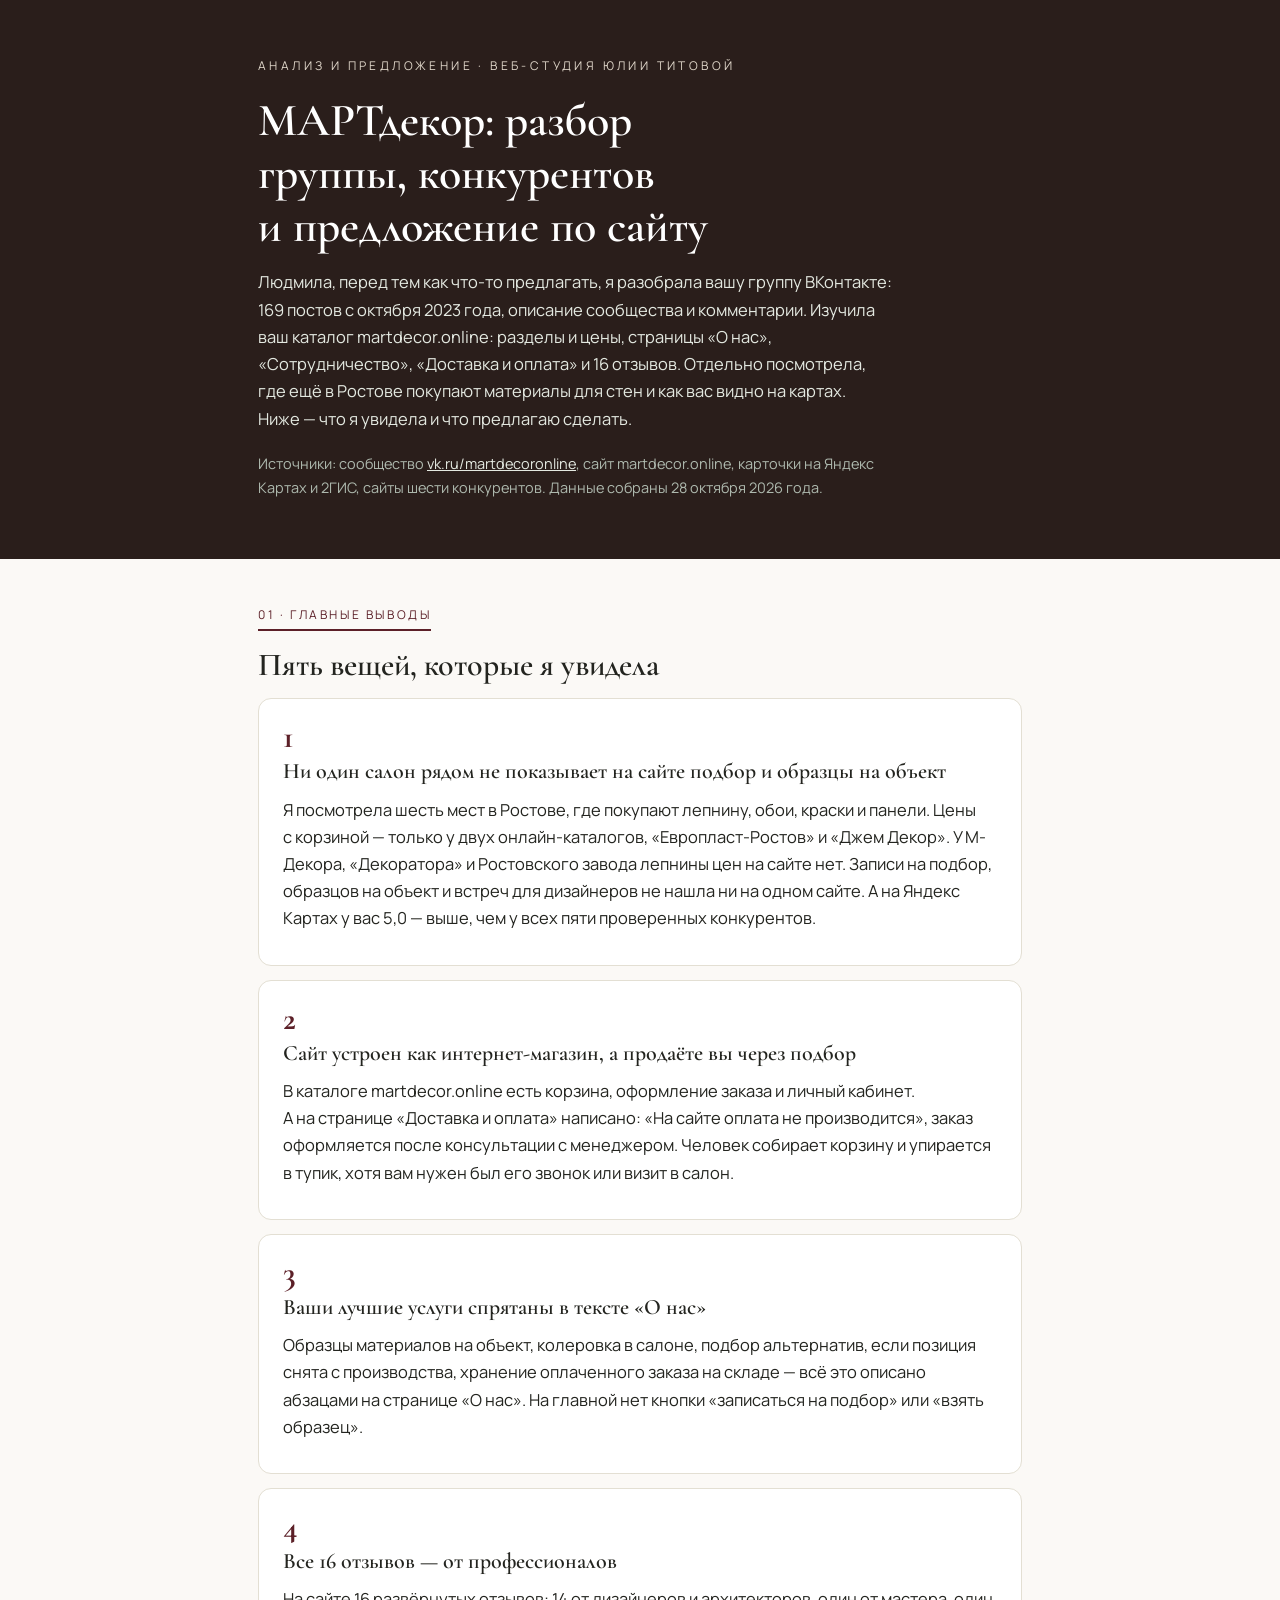
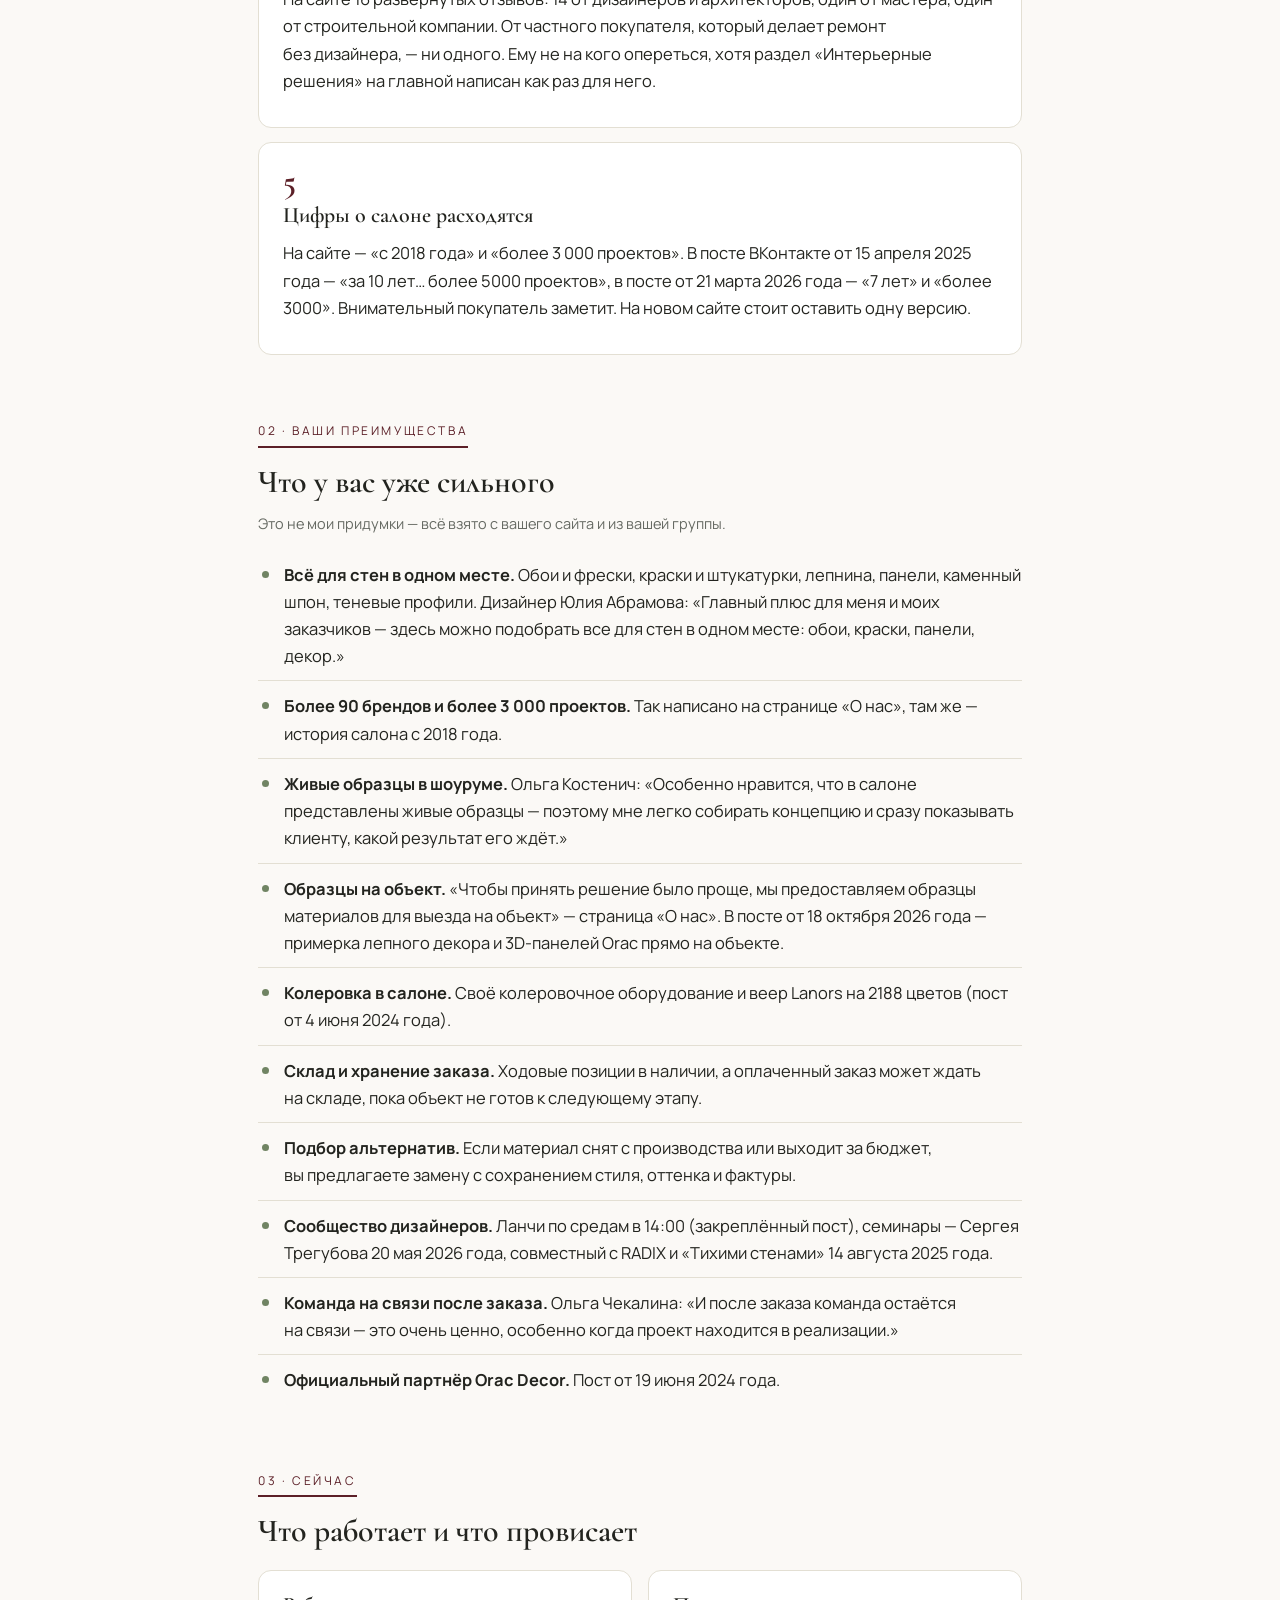
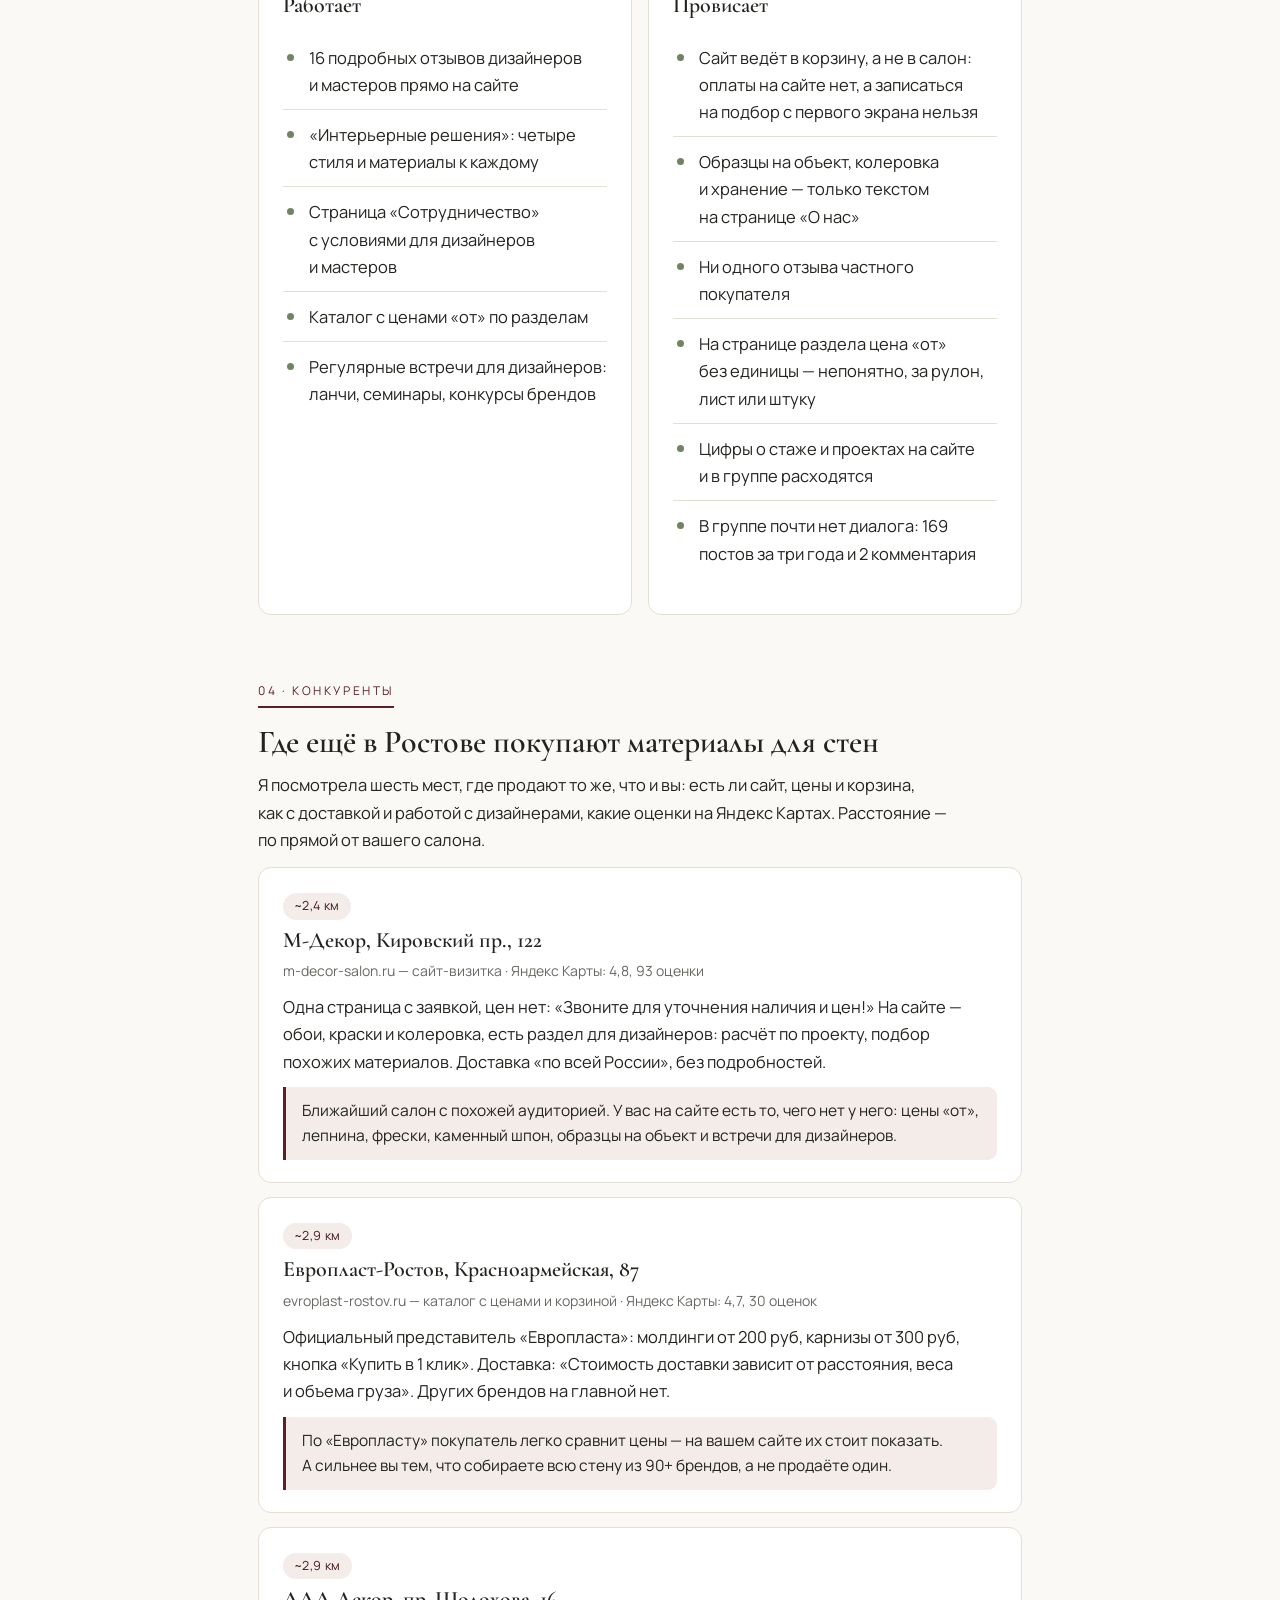
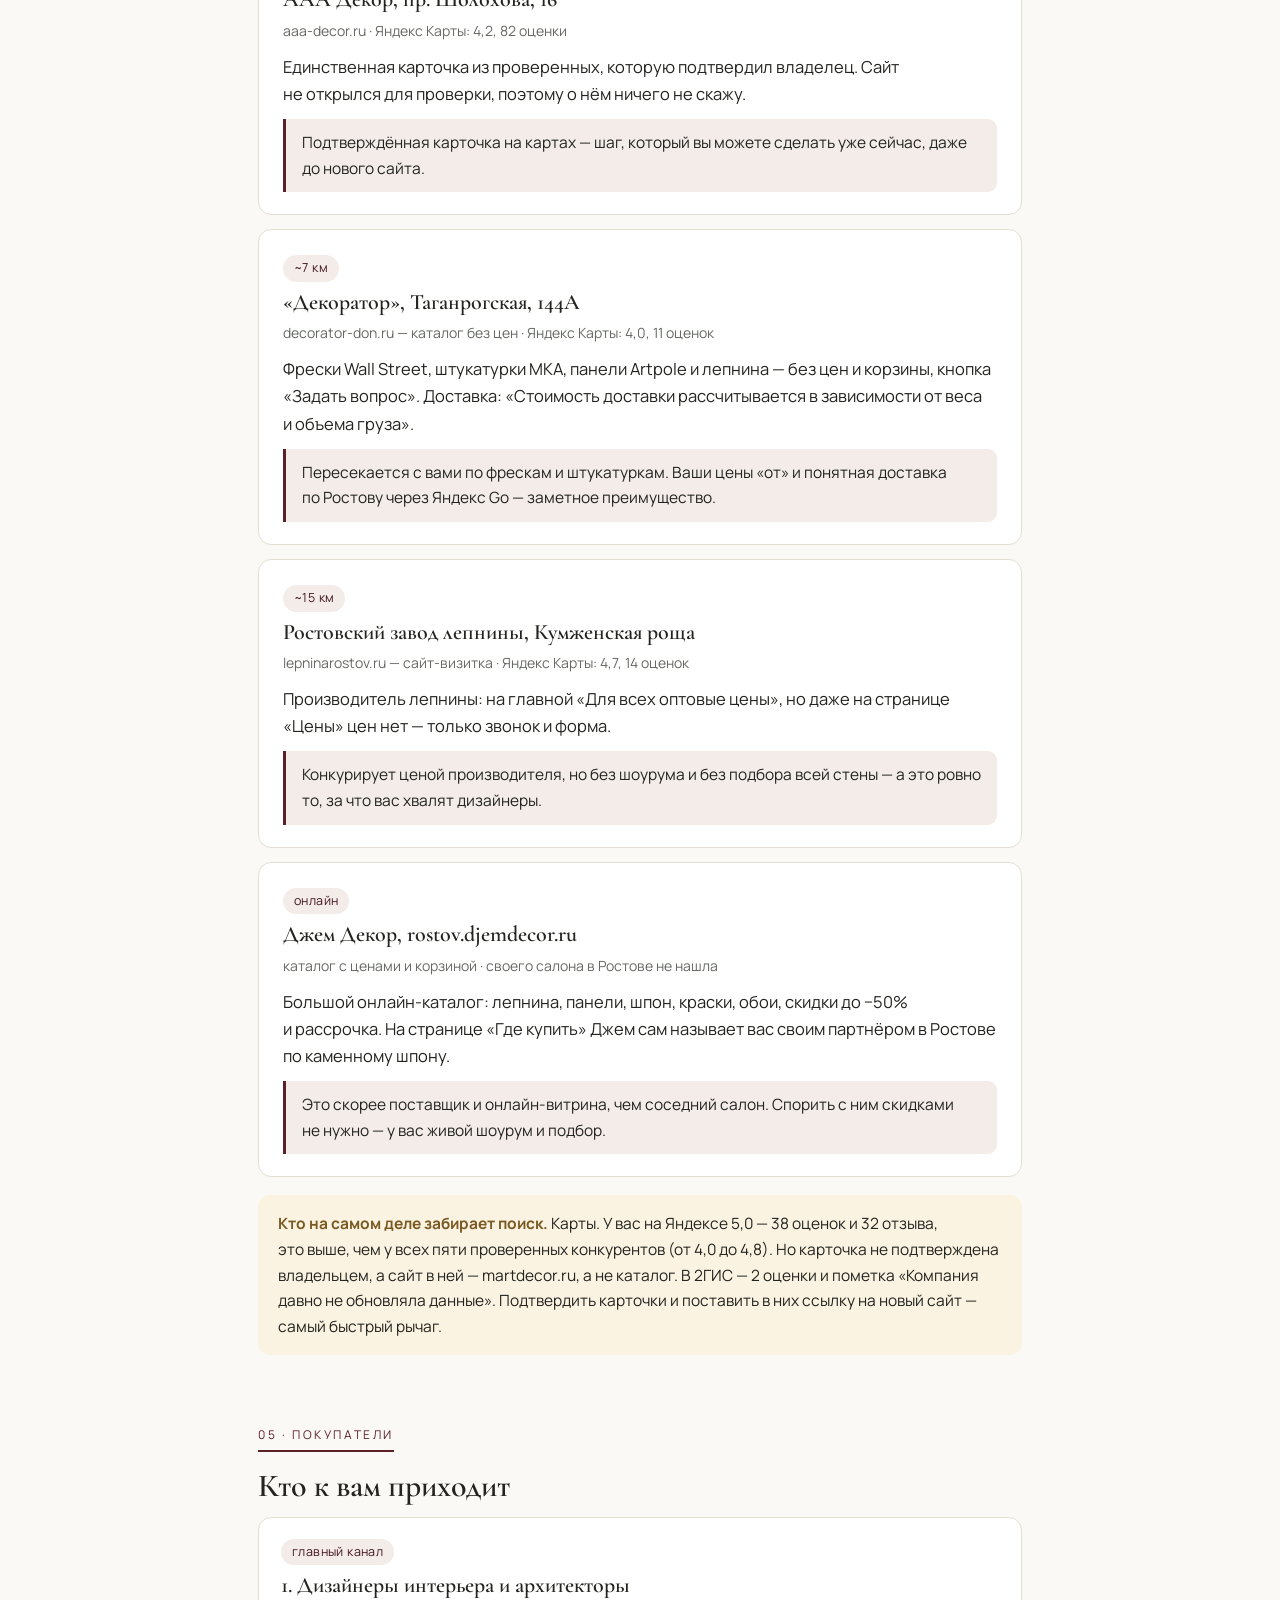
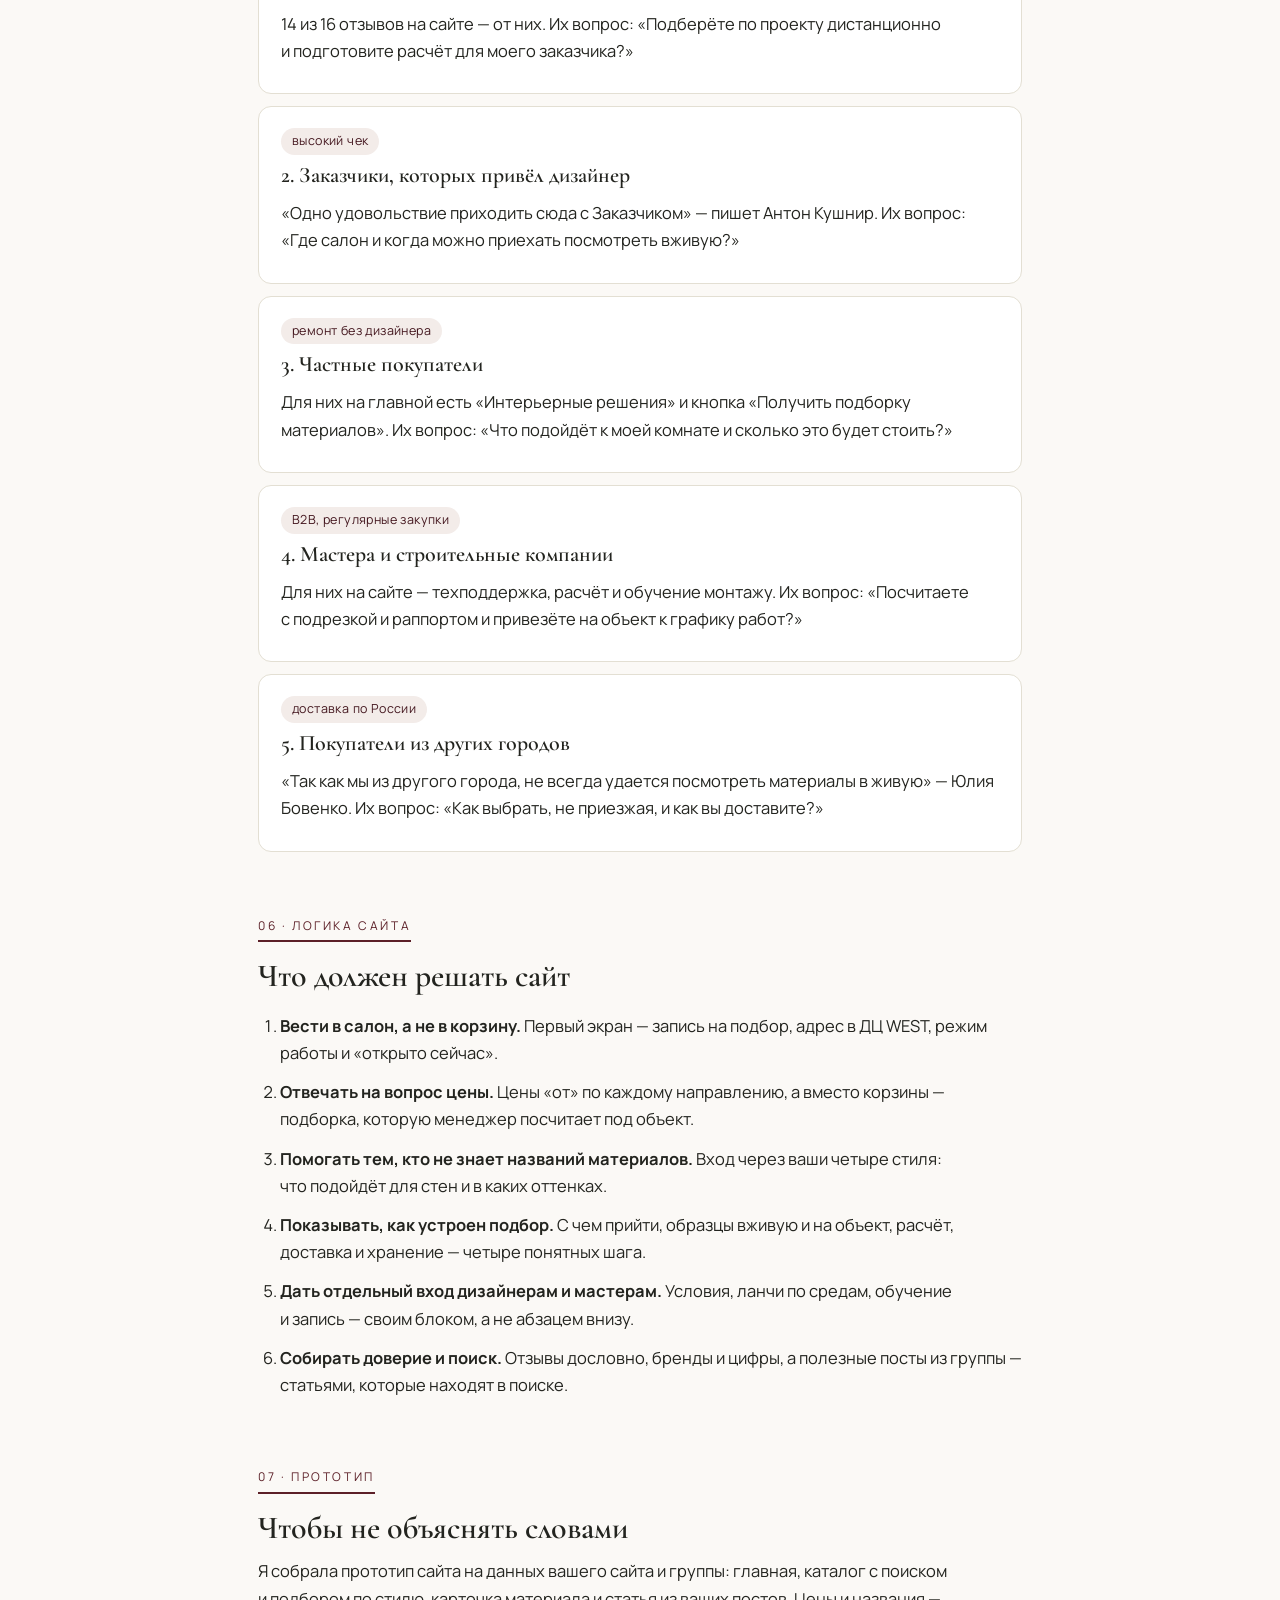
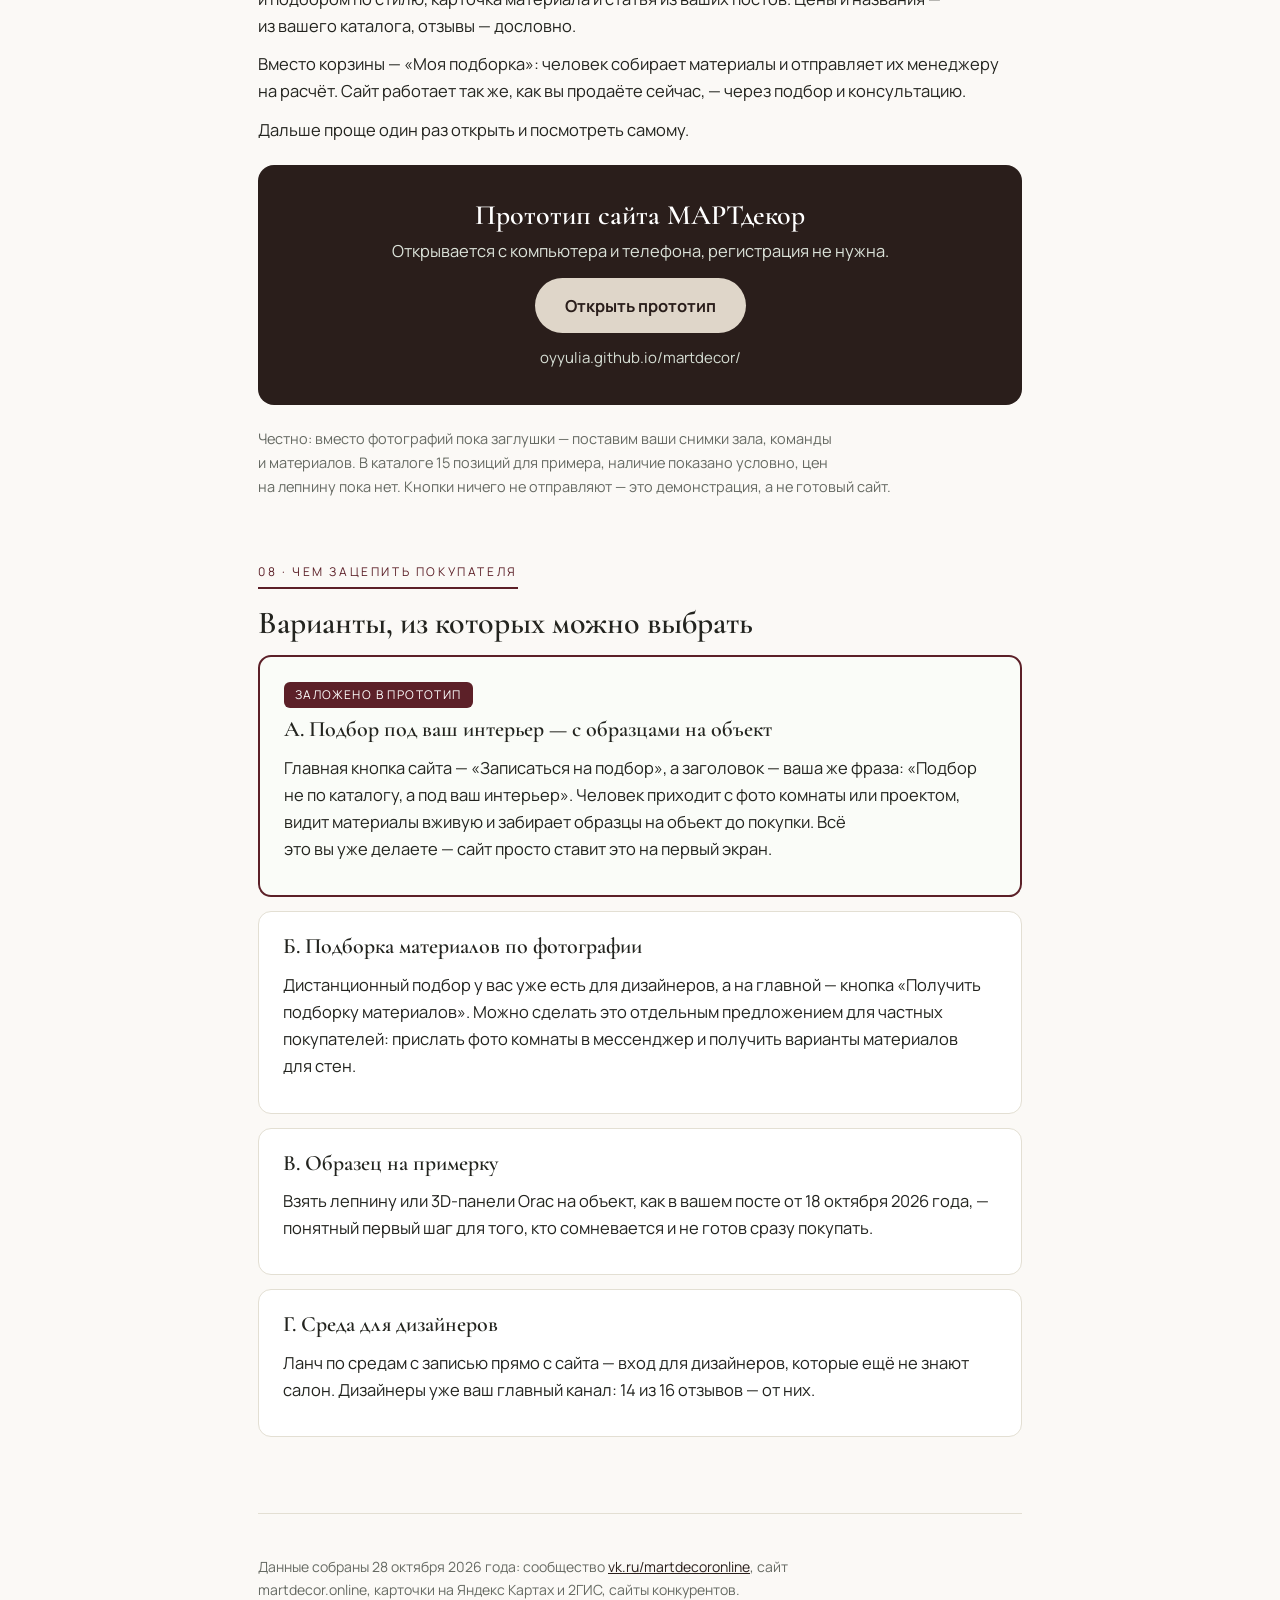
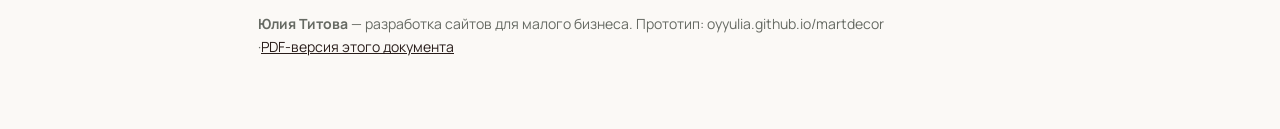
<file: kp/index.html>
<!doctype html>
<html lang="ru">
<head>
<meta charset="utf-8">
<meta name="viewport" content="width=device-width, initial-scale=1">
<meta name="robots" content="noindex, nofollow">
<title>МАРТдекор&nbsp;— анализ и&nbsp;предложение по&nbsp;сайту</title>
<link rel="preconnect" href="https://fonts.googleapis.com">
<link rel="preconnect" href="https://fonts.gstatic.com" crossorigin>
<link href="https://fonts.googleapis.com/css2?family=Cormorant+Garamond:wght@500;600;700&family=Manrope:wght@400;500;600;700&display=swap" rel="stylesheet">
<style>
/* Роли цветов постоянные, значения — под клиента: акцент из логотипа или обложки группы */
:root{
  --sage:#5C2028; --sage-dark:#2A1E1B; --sage-ink:#451820; --gold:#708463; --mint:#DFD6C9;
  --bg:#FBF9F6; --paper:#fff; --ink:#23241F; --muted:#666A63; --line:#E3DFD3; --tint:#F3ECE9; --warn:#FBF3E2;
}
*{box-sizing:border-box}
body{margin:0;background:var(--bg);color:var(--ink);font:16.5px/1.65 Manrope,system-ui,sans-serif}
.wrap{max-width:820px;margin:0 auto;padding:0 28px}
h1,h2,h3{font-family:'Cormorant Garamond',Georgia,serif;font-weight:600;line-height:1.15;margin:0}
h1{font-size:46px;margin-bottom:16px}
h2{font-size:32px;margin:0 0 6px}
h3{font-size:22px;margin:0 0 6px}
p{margin:11px 0}
.sub{color:var(--muted);font-size:14.5px}
p.sub{max-width:72ch}
header{background:var(--sage-dark);color:#fff;padding:56px 0 48px}
header .eyebrow{letter-spacing:3.4px;text-transform:uppercase;font-size:12px;color:var(--mint);margin-bottom:18px}
header h1{color:#fff;max-width:24ch}
header p{color:#E4E9E1;max-width:64ch}
header .sub{color:#AEB9AE;margin-top:20px}
header a{color:#E4E9E1}
section{padding:46px 0 6px}
.sec-num{display:block;width:max-content;font-size:12px;letter-spacing:2.6px;text-transform:uppercase;color:var(--sage);border-bottom:2px solid var(--sage);padding-bottom:5px;margin-bottom:16px}
.card{background:var(--paper);border:1px solid var(--line);border-radius:13px;padding:22px 24px;margin:14px 0}
.card .n{font-family:'Cormorant Garamond',serif;font-size:32px;font-weight:700;color:var(--sage);line-height:1;margin-bottom:6px}
.grid.two{display:grid;grid-template-columns:1fr 1fr;gap:16px}
@media(max-width:760px){.grid.two{grid-template-columns:1fr} h1{font-size:36px}}
.adv{list-style:none;padding:0;margin:14px 0}
.adv li{padding:11px 0 11px 26px;border-bottom:1px solid var(--line);position:relative}
.adv li:before{content:"";position:absolute;left:4px;top:21px;width:7px;height:7px;border-radius:50%;background:var(--gold)}
.adv li:last-child{border:0}
.why{background:var(--tint);border-left:3px solid var(--sage);border-radius:0 9px 9px 0;padding:11px 16px;margin-top:12px;font-size:15.5px}
.seg{background:var(--paper);border:1px solid var(--line);border-radius:13px;padding:18px 22px;margin:12px 0}
.tag{display:inline-block;background:var(--tint);color:var(--sage-ink);font-size:12.5px;letter-spacing:.4px;padding:3px 11px;border-radius:999px;margin-bottom:8px}
.src{color:var(--muted);font-size:14px;margin-top:2px}
.note{background:var(--warn);border-radius:12px;padding:16px 20px;margin:18px 0;font-size:15.5px}
.note strong{color:#7A5A22}
ol.tasks{padding-left:22px}
ol.tasks li{margin:12px 0}
.cta{background:var(--sage-dark);color:#fff;border-radius:16px;padding:34px;text-align:center;margin:22px 0}
.cta h3{color:#fff;font-size:28px}
.cta a.btn{display:inline-block;background:var(--mint);color:var(--sage-dark);padding:14px 30px;border-radius:999px;text-decoration:none;font-weight:700;margin-top:14px}
.cta .url{display:block;margin-top:13px;color:#D6DED4;font-size:15px;word-break:break-all}
.cta p{color:#DCE3DA;max-width:56ch;margin:0 auto}
.offer{background:var(--paper);border:1px solid var(--line);border-radius:13px;padding:22px 24px;margin:14px 0}
.offer-main{border:2px solid var(--sage);background:#FAFCF8}
.badge{display:inline-block;background:var(--sage);color:#fff;font-size:12px;letter-spacing:1.4px;text-transform:uppercase;padding:3px 11px;border-radius:6px;margin-bottom:9px}
blockquote{margin:14px 0;padding:14px 20px;background:var(--paper);border-left:3px solid var(--gold);border-radius:0 9px 9px 0;font-style:italic;color:#353B36}
footer{margin-top:56px;padding:30px 0 60px;border-top:1px solid var(--line);color:var(--muted);font-size:14px}
footer p{max-width:70ch}
footer a{color:var(--sage-dark)}
@media print{
  .pb{break-before:page}

  body{background:#fff;font-size:11.5pt}
  .wrap{max-width:100%;padding:0 14mm}
  header{padding:16mm 0 11mm;-webkit-print-color-adjust:exact;print-color-adjust:exact}
  section{padding:7mm 0 0}
  h2{margin-top:2mm}
  .adv li{padding:7px 0 7px 24px}
  p{margin:8px 0}
  .card,.seg,.offer,.cta,.note,.why,blockquote{page-break-inside:avoid;break-inside:avoid;-webkit-print-color-adjust:exact;print-color-adjust:exact}
  h2,h3,.sec-num{page-break-after:avoid;break-after:avoid}
  .card,.seg,.offer{padding:16px 20px;margin:10px 0}
  .why{margin-top:9px;padding:9px 14px}
  .cta{padding:24px;margin:16px 0}
  footer{margin-top:28px;padding:18px 0 20px}
  h1{font-size:28pt}h2{font-size:20pt}h3{font-size:14pt}
  a{color:inherit;text-decoration:none}
  @page{margin:0}
}
</style>
</head>
<body>

<header>
  <div class="wrap">
    <div class="eyebrow">Анализ и&nbsp;предложение · веб-студия Юлии Титовой</div>
    <h1>МАРТдекор: разбор группы, конкурентов и&nbsp;предложение по&nbsp;сайту</h1>
    <p>Людмила, перед&nbsp;тем&nbsp;как&nbsp;что-то предлагать, я&nbsp;разобрала вашу группу ВКонтакте: 169 постов с&nbsp;октября 2023 года, описание сообщества и&nbsp;комментарии. Изучила ваш&nbsp;каталог martdecor.online: разделы и&nbsp;цены, страницы «О&nbsp;нас», «Сотрудничество», «Доставка и&nbsp;оплата» и&nbsp;16 отзывов. Отдельно посмотрела, где&nbsp;ещё&nbsp;в&nbsp;Ростове покупают материалы для&nbsp;стен и&nbsp;как&nbsp;вас видно на&nbsp;картах. Ниже&nbsp;— что&nbsp;я&nbsp;увидела и&nbsp;что&nbsp;предлагаю сделать.</p>
    <p class="sub">Источники: сообщество <a href="https://vk.ru/martdecoronline">vk.ru/martdecoronline</a>, сайт martdecor.online, карточки на&nbsp;Яндекс Картах и&nbsp;2ГИС, сайты шести конкурентов. Данные собраны 28 октября 2026 года.</p>
  </div>
</header>

<div class="wrap">

<section>
  <span class="sec-num">01 · Главные выводы</span>
  <h2>Пять вещей, которые я&nbsp;увидела</h2>
  <div class="card">
    <div class="n">1</div>
    <h3>Ни&nbsp;один салон рядом не&nbsp;показывает на&nbsp;сайте подбор и&nbsp;образцы на&nbsp;объект</h3>
    <p>Я&nbsp;посмотрела шесть мест в&nbsp;Ростове, где&nbsp;покупают лепнину, обои, краски и&nbsp;панели. Цены с&nbsp;корзиной&nbsp;— только у&nbsp;двух онлайн-каталогов, «Европласт-Ростов» и&nbsp;«Джем Декор». У&nbsp;М-Декора, «Декоратора» и&nbsp;Ростовского завода лепнины цен на&nbsp;сайте нет.&nbsp;Записи на&nbsp;подбор, образцов на&nbsp;объект и&nbsp;встреч для&nbsp;дизайнеров не&nbsp;нашла ни&nbsp;на&nbsp;одном сайте. А&nbsp;на&nbsp;Яндекс Картах у&nbsp;вас 5,0&nbsp;— выше, чем&nbsp;у&nbsp;всех пяти проверенных конкурентов.</p>
  </div>
  <div class="card">
    <div class="n">2</div>
    <h3>Сайт устроен как&nbsp;интернет-магазин, а&nbsp;продаёте вы&nbsp;через&nbsp;подбор</h3>
    <p>В&nbsp;каталоге martdecor.online есть корзина, оформление заказа и&nbsp;личный кабинет. А&nbsp;на&nbsp;странице «Доставка и&nbsp;оплата» написано: «На&nbsp;сайте оплата не&nbsp;производится», заказ оформляется после&nbsp;консультации с&nbsp;менеджером. Человек собирает корзину и&nbsp;упирается в&nbsp;тупик, хотя вам нужен был его&nbsp;звонок или&nbsp;визит в&nbsp;салон.</p>
  </div>
  <div class="card">
    <div class="n">3</div>
    <h3>Ваши лучшие услуги спрятаны в&nbsp;тексте «О&nbsp;нас»</h3>
    <p>Образцы материалов на&nbsp;объект, колеровка в&nbsp;салоне, подбор альтернатив, если&nbsp;позиция снята с&nbsp;производства, хранение оплаченного заказа на&nbsp;складе&nbsp;— всё это&nbsp;описано абзацами на&nbsp;странице «О&nbsp;нас». На&nbsp;главной нет&nbsp;кнопки «записаться на&nbsp;подбор» или&nbsp;«взять образец».</p>
  </div>
  <div class="card">
    <div class="n">4</div>
    <h3>Все&nbsp;16 отзывов&nbsp;— от&nbsp;профессионалов</h3>
    <p>На&nbsp;сайте 16 развёрнутых отзывов: 14 от&nbsp;дизайнеров и&nbsp;архитекторов, один от&nbsp;мастера, один от&nbsp;строительной компании. От&nbsp;частного покупателя, который делает ремонт без&nbsp;дизайнера,&nbsp;— ни&nbsp;одного. Ему не&nbsp;на&nbsp;кого опереться, хотя раздел «Интерьерные решения» на&nbsp;главной написан как&nbsp;раз для&nbsp;него.</p>
  </div>
  <div class="card">
    <div class="n">5</div>
    <h3>Цифры о&nbsp;салоне расходятся</h3>
    <p>На&nbsp;сайте&nbsp;— «с&nbsp;2018 года» и&nbsp;«более 3&nbsp;000 проектов». В&nbsp;посте ВКонтакте от&nbsp;15 апреля 2025 года&nbsp;— «за&nbsp;10 лет… более 5000 проектов», в&nbsp;посте от&nbsp;21 марта 2026 года&nbsp;— «7 лет» и&nbsp;«более 3000». Внимательный покупатель заметит. На&nbsp;новом сайте стоит оставить одну версию.</p>
  </div>
</section>

<section class="pb">
  <span class="sec-num">02 · Ваши преимущества</span>
  <h2>Что&nbsp;у&nbsp;вас уже&nbsp;сильного</h2>
  <p class="sub">Это&nbsp;не&nbsp;мои придумки&nbsp;— всё взято с&nbsp;вашего сайта и&nbsp;из&nbsp;вашей группы.</p>
  <ul class="adv">
    <li><b>Всё для&nbsp;стен в&nbsp;одном месте.</b> Обои и&nbsp;фрески, краски и&nbsp;штукатурки, лепнина, панели, каменный шпон, теневые профили. Дизайнер Юлия Абрамова: «Главный плюс для&nbsp;меня и&nbsp;моих заказчиков&nbsp;— здесь можно подобрать все&nbsp;для&nbsp;стен в&nbsp;одном месте: обои, краски, панели, декор.»</li>
    <li><b>Более 90 брендов и&nbsp;более 3&nbsp;000 проектов.</b> Так&nbsp;написано на&nbsp;странице «О&nbsp;нас», там&nbsp;же&nbsp;— история салона с&nbsp;2018 года.</li>
    <li><b>Живые образцы в&nbsp;шоуруме.</b> Ольга Костенич: «Особенно нравится, что&nbsp;в&nbsp;салоне представлены живые образцы&nbsp;— поэтому мне легко собирать концепцию и&nbsp;сразу показывать клиенту, какой результат его&nbsp;ждёт.»</li>
    <li><b>Образцы на&nbsp;объект.</b> «Чтобы&nbsp;принять решение было проще, мы&nbsp;предоставляем образцы материалов для&nbsp;выезда на&nbsp;объект»&nbsp;— страница «О&nbsp;нас». В&nbsp;посте от&nbsp;18 октября 2026 года&nbsp;— примерка лепного декора и&nbsp;3D-панелей Orac прямо на&nbsp;объекте.</li>
    <li><b>Колеровка в&nbsp;салоне.</b> Своё колеровочное оборудование и&nbsp;веер Lanors на&nbsp;2188 цветов (пост от&nbsp;4 июня 2024 года).</li>
    <li><b>Склад и&nbsp;хранение заказа.</b> Ходовые позиции в&nbsp;наличии, а&nbsp;оплаченный заказ может ждать на&nbsp;складе, пока объект не&nbsp;готов к&nbsp;следующему этапу.</li>
    <li><b>Подбор альтернатив.</b> Если&nbsp;материал снят с&nbsp;производства или&nbsp;выходит за&nbsp;бюджет, вы&nbsp;предлагаете замену с&nbsp;сохранением стиля, оттенка и&nbsp;фактуры.</li>
    <li><b>Сообщество дизайнеров.</b> Ланчи по&nbsp;средам в&nbsp;14:00 (закреплённый пост), семинары&nbsp;— Сергея Трегубова 20 мая 2026 года, совместный с&nbsp;RADIX и&nbsp;«Тихими стенами» 14 августа 2025 года.</li>
    <li><b>Команда на&nbsp;связи после&nbsp;заказа.</b> Ольга Чекалина: «И&nbsp;после&nbsp;заказа команда остаётся на&nbsp;связи&nbsp;— это&nbsp;очень ценно, особенно когда&nbsp;проект находится в&nbsp;реализации.»</li>
    <li><b>Официальный партнёр Orac Decor.</b> Пост от&nbsp;19 июня 2024 года.</li>
  </ul>
</section>

<section>
  <span class="sec-num">03 · Сейчас</span>
  <h2>Что&nbsp;работает и&nbsp;что&nbsp;провисает</h2>
  <div class="grid two">
    <div class="card">
      <h3>Работает</h3>
      <ul class="adv">
        <li>16 подробных отзывов дизайнеров и&nbsp;мастеров прямо на&nbsp;сайте</li>
        <li>«Интерьерные решения»: четыре стиля и&nbsp;материалы к&nbsp;каждому</li>
        <li>Страница «Сотрудничество» с&nbsp;условиями для&nbsp;дизайнеров и&nbsp;мастеров</li>
        <li>Каталог с&nbsp;ценами «от» по&nbsp;разделам</li>
        <li>Регулярные встречи для&nbsp;дизайнеров: ланчи, семинары, конкурсы брендов</li>
      </ul>
    </div>
    <div class="card">
      <h3>Провисает</h3>
      <ul class="adv">
        <li>Сайт ведёт в&nbsp;корзину, а&nbsp;не&nbsp;в&nbsp;салон: оплаты на&nbsp;сайте нет,&nbsp;а&nbsp;записаться на&nbsp;подбор с&nbsp;первого экрана нельзя</li>
        <li>Образцы на&nbsp;объект, колеровка и&nbsp;хранение&nbsp;— только текстом на&nbsp;странице «О&nbsp;нас»</li>
        <li>Ни&nbsp;одного отзыва частного покупателя</li>
        <li>На&nbsp;странице раздела цена «от» без&nbsp;единицы&nbsp;— непонятно, за&nbsp;рулон, лист или&nbsp;штуку</li>
        <li>Цифры о&nbsp;стаже и&nbsp;проектах на&nbsp;сайте и&nbsp;в&nbsp;группе расходятся</li>
        <li>В&nbsp;группе почти нет&nbsp;диалога: 169 постов за&nbsp;три года и&nbsp;2 комментария</li>
      </ul>
    </div>
  </div>
</section>

<section>
  <span class="sec-num">04 · Конкуренты</span>
  <h2>Где&nbsp;ещё&nbsp;в&nbsp;Ростове покупают материалы для&nbsp;стен</h2>
  <p>Я&nbsp;посмотрела шесть мест, где&nbsp;продают то&nbsp;же, что&nbsp;и&nbsp;вы:&nbsp;есть&nbsp;ли сайт, цены и&nbsp;корзина, как&nbsp;с&nbsp;доставкой и&nbsp;работой с&nbsp;дизайнерами, какие оценки на&nbsp;Яндекс Картах. Расстояние&nbsp;— по&nbsp;прямой от&nbsp;вашего салона.</p>
  <div class="card">
    <span class="tag">~2,4 км</span>
    <h3>М-Декор, Кировский пр., 122</h3>
    <p class="src">m-decor-salon.ru&nbsp;— сайт-визитка · Яндекс Карты: 4,8, 93 оценки</p>
    <p>Одна страница с&nbsp;заявкой, цен нет:&nbsp;«Звоните для&nbsp;уточнения наличия и&nbsp;цен!» На&nbsp;сайте&nbsp;— обои, краски и&nbsp;колеровка, есть раздел для&nbsp;дизайнеров: расчёт по&nbsp;проекту, подбор похожих материалов. Доставка «по&nbsp;всей России», без&nbsp;подробностей.</p>
    <div class="why">Ближайший салон с&nbsp;похожей аудиторией. У&nbsp;вас на&nbsp;сайте есть то,&nbsp;чего нет&nbsp;у&nbsp;него: цены «от», лепнина, фрески, каменный шпон, образцы на&nbsp;объект и&nbsp;встречи для&nbsp;дизайнеров.</div>
  </div>
  <div class="card">
    <span class="tag">~2,9 км</span>
    <h3>Европласт-Ростов, Красноармейская, 87</h3>
    <p class="src">evroplast-rostov.ru&nbsp;— каталог с&nbsp;ценами и&nbsp;корзиной · Яндекс Карты: 4,7, 30 оценок</p>
    <p>Официальный представитель «Европласта»: молдинги от&nbsp;200 руб, карнизы от&nbsp;300 руб, кнопка «Купить в&nbsp;1 клик». Доставка: «Стоимость доставки зависит от&nbsp;расстояния, веса и&nbsp;объема груза». Других брендов на&nbsp;главной нет.</p>
    <div class="why">По&nbsp;«Европласту» покупатель легко сравнит цены&nbsp;— на&nbsp;вашем сайте их&nbsp;стоит показать. А&nbsp;сильнее вы&nbsp;тем,&nbsp;что&nbsp;собираете всю стену из&nbsp;90+ брендов, а&nbsp;не&nbsp;продаёте один.</div>
  </div>
  <div class="card">
    <span class="tag">~2,9 км</span>
    <h3>ААА Декор, пр. Шолохова, 16</h3>
    <p class="src">aaa-decor.ru · Яндекс Карты: 4,2, 82 оценки</p>
    <p>Единственная карточка из&nbsp;проверенных, которую подтвердил владелец. Сайт не&nbsp;открылся для&nbsp;проверки, поэтому о&nbsp;нём ничего не&nbsp;скажу.</p>
    <div class="why">Подтверждённая карточка на&nbsp;картах&nbsp;— шаг, который вы&nbsp;можете сделать уже&nbsp;сейчас, даже до&nbsp;нового сайта.</div>
  </div>
  <div class="card">
    <span class="tag">~7 км</span>
    <h3>«Декоратор», Таганрогская, 144А</h3>
    <p class="src">decorator-don.ru&nbsp;— каталог без&nbsp;цен · Яндекс Карты: 4,0, 11 оценок</p>
    <p>Фрески Wall Street, штукатурки МКА, панели Artpole и&nbsp;лепнина&nbsp;— без&nbsp;цен и&nbsp;корзины, кнопка «Задать вопрос». Доставка: «Стоимость доставки рассчитывается в&nbsp;зависимости от&nbsp;веса и&nbsp;объема груза».</p>
    <div class="why">Пересекается с&nbsp;вами по&nbsp;фрескам и&nbsp;штукатуркам. Ваши цены «от» и&nbsp;понятная доставка по&nbsp;Ростову через&nbsp;Яндекс Go&nbsp;— заметное преимущество.</div>
  </div>
  <div class="card">
    <span class="tag">~15 км</span>
    <h3>Ростовский завод лепнины, Кумженская роща</h3>
    <p class="src">lepninarostov.ru&nbsp;— сайт-визитка · Яндекс Карты: 4,7, 14 оценок</p>
    <p>Производитель лепнины: на&nbsp;главной «Для&nbsp;всех оптовые цены», но&nbsp;даже на&nbsp;странице «Цены» цен нет&nbsp;— только звонок и&nbsp;форма.</p>
    <div class="why">Конкурирует ценой производителя, но&nbsp;без&nbsp;шоурума и&nbsp;без&nbsp;подбора всей стены&nbsp;— а&nbsp;это&nbsp;ровно то,&nbsp;за&nbsp;что&nbsp;вас хвалят дизайнеры.</div>
  </div>
  <div class="card">
    <span class="tag">онлайн</span>
    <h3>Джем Декор, rostov.djemdecor.ru</h3>
    <p class="src">каталог с&nbsp;ценами и&nbsp;корзиной · своего салона в&nbsp;Ростове не&nbsp;нашла</p>
    <p>Большой онлайн-каталог: лепнина, панели, шпон, краски, обои, скидки до&nbsp;−50% и&nbsp;рассрочка. На&nbsp;странице «Где&nbsp;купить» Джем сам называет вас своим партнёром в&nbsp;Ростове по&nbsp;каменному шпону.</p>
    <div class="why">Это&nbsp;скорее поставщик и&nbsp;онлайн-витрина, чем&nbsp;соседний салон. Спорить с&nbsp;ним скидками не&nbsp;нужно&nbsp;— у&nbsp;вас живой шоурум и&nbsp;подбор.</div>
  </div>
  <div class="note"><strong>Кто на&nbsp;самом деле забирает поиск.</strong> Карты. У&nbsp;вас на&nbsp;Яндексе 5,0&nbsp;— 38 оценок и&nbsp;32 отзыва, это&nbsp;выше, чем&nbsp;у&nbsp;всех пяти проверенных конкурентов (от&nbsp;4,0 до&nbsp;4,8). Но&nbsp;карточка не&nbsp;подтверждена владельцем, а&nbsp;сайт в&nbsp;ней&nbsp;— martdecor.ru, а&nbsp;не&nbsp;каталог. В&nbsp;2ГИС&nbsp;— 2 оценки и&nbsp;пометка «Компания давно не&nbsp;обновляла данные». Подтвердить карточки и&nbsp;поставить в&nbsp;них ссылку на&nbsp;новый сайт&nbsp;— самый быстрый рычаг.</div>
</section>

<section>
  <span class="sec-num">05 · Покупатели</span>
  <h2>Кто к&nbsp;вам приходит</h2>
  <div class="seg"><span class="tag">главный канал</span>
    <h3>1. Дизайнеры интерьера и&nbsp;архитекторы</h3>
    <p>14 из&nbsp;16 отзывов на&nbsp;сайте&nbsp;— от&nbsp;них. Их&nbsp;вопрос: «Подберёте по&nbsp;проекту дистанционно и&nbsp;подготовите расчёт для&nbsp;моего заказчика?»</p></div>
  <div class="seg"><span class="tag">высокий чек</span>
    <h3>2. Заказчики, которых привёл дизайнер</h3>
    <p>«Одно удовольствие приходить сюда с&nbsp;Заказчиком»&nbsp;— пишет Антон Кушнир. Их&nbsp;вопрос: «Где&nbsp;салон и&nbsp;когда&nbsp;можно приехать посмотреть вживую?»</p></div>
  <div class="seg"><span class="tag">ремонт без&nbsp;дизайнера</span>
    <h3>3. Частные покупатели</h3>
    <p>Для&nbsp;них на&nbsp;главной есть «Интерьерные решения» и&nbsp;кнопка «Получить подборку материалов». Их&nbsp;вопрос: «Что&nbsp;подойдёт к&nbsp;моей комнате и&nbsp;сколько это&nbsp;будет стоить?»</p></div>
  <div class="seg"><span class="tag">B2B, регулярные закупки</span>
    <h3>4. Мастера и&nbsp;строительные компании</h3>
    <p>Для&nbsp;них на&nbsp;сайте&nbsp;— техподдержка, расчёт и&nbsp;обучение монтажу. Их&nbsp;вопрос: «Посчитаете с&nbsp;подрезкой и&nbsp;раппортом и&nbsp;привезёте на&nbsp;объект к&nbsp;графику работ?»</p></div>
  <div class="seg"><span class="tag">доставка по&nbsp;России</span>
    <h3>5. Покупатели из&nbsp;других городов</h3>
    <p>«Так&nbsp;как&nbsp;мы&nbsp;из&nbsp;другого города, не&nbsp;всегда удается посмотреть материалы в&nbsp;живую»&nbsp;— Юлия Бовенко. Их&nbsp;вопрос: «Как&nbsp;выбрать, не&nbsp;приезжая, и&nbsp;как&nbsp;вы&nbsp;доставите?»</p></div>
</section>

<section>
  <span class="sec-num">06 · Логика сайта</span>
  <h2>Что&nbsp;должен решать сайт</h2>
  <ol class="tasks">
    <li><b>Вести в&nbsp;салон, а&nbsp;не&nbsp;в&nbsp;корзину.</b> Первый экран&nbsp;— запись на&nbsp;подбор, адрес в&nbsp;ДЦ WEST, режим работы и&nbsp;«открыто сейчас».</li>
    <li><b>Отвечать на&nbsp;вопрос цены.</b> Цены «от» по&nbsp;каждому направлению, а&nbsp;вместо корзины&nbsp;— подборка, которую менеджер посчитает под&nbsp;объект.</li>
    <li><b>Помогать тем,&nbsp;кто не&nbsp;знает названий материалов.</b> Вход через&nbsp;ваши четыре стиля: что&nbsp;подойдёт для&nbsp;стен и&nbsp;в&nbsp;каких оттенках.</li>
    <li><b>Показывать, как&nbsp;устроен подбор.</b> С&nbsp;чем&nbsp;прийти, образцы вживую и&nbsp;на&nbsp;объект, расчёт, доставка и&nbsp;хранение&nbsp;— четыре понятных шага.</li>
    <li><b>Дать отдельный вход дизайнерам и&nbsp;мастерам.</b> Условия, ланчи по&nbsp;средам, обучение и&nbsp;запись&nbsp;— своим блоком, а&nbsp;не&nbsp;абзацем внизу.</li>
    <li><b>Собирать доверие и&nbsp;поиск.</b> Отзывы дословно, бренды и&nbsp;цифры, а&nbsp;полезные посты из&nbsp;группы&nbsp;— статьями, которые находят в&nbsp;поиске.</li>
  </ol>
</section>

<section>
  <span class="sec-num">07 · Прототип</span>
  <h2>Чтобы&nbsp;не&nbsp;объяснять словами</h2>
  <p>Я&nbsp;собрала прототип сайта на&nbsp;данных вашего сайта и&nbsp;группы: главная, каталог с&nbsp;поиском и&nbsp;подбором по&nbsp;стилю, карточка материала и&nbsp;статья из&nbsp;ваших постов. Цены и&nbsp;названия&nbsp;— из&nbsp;вашего каталога, отзывы&nbsp;— дословно.</p>
  <p>Вместо корзины&nbsp;— «Моя подборка»: человек собирает материалы и&nbsp;отправляет их&nbsp;менеджеру на&nbsp;расчёт. Сайт работает так&nbsp;же, как&nbsp;вы&nbsp;продаёте сейчас,&nbsp;— через&nbsp;подбор и&nbsp;консультацию.</p>
  <p>Дальше проще один раз открыть и&nbsp;посмотреть самому.</p>
  <div class="cta">
    <h3>Прототип сайта МАРТдекор</h3>
    <p>Открывается с&nbsp;компьютера и&nbsp;телефона, регистрация не&nbsp;нужна.</p>
    <a class="btn" href="https://oyyulia.github.io/martdecor/">Открыть прототип</a>
    <span class="url">oyyulia.github.io/martdecor/</span>
  </div>
  <p class="sub">Честно: вместо фотографий пока заглушки&nbsp;— поставим ваши снимки зала, команды и&nbsp;материалов. В&nbsp;каталоге 15 позиций для&nbsp;примера, наличие показано условно, цен на&nbsp;лепнину пока нет.&nbsp;Кнопки ничего не&nbsp;отправляют&nbsp;— это&nbsp;демонстрация, а&nbsp;не&nbsp;готовый сайт.</p>
</section>

<section>
  <span class="sec-num">08 · Чем&nbsp;зацепить покупателя</span>
  <h2>Варианты, из&nbsp;которых можно выбрать</h2>
  <div class="offer offer-main">
    <span class="badge">заложено в&nbsp;прототип</span>
    <h3>А.&nbsp;Подбор под&nbsp;ваш&nbsp;интерьер&nbsp;— с&nbsp;образцами на&nbsp;объект</h3>
    <p>Главная кнопка сайта&nbsp;— «Записаться на&nbsp;подбор», а&nbsp;заголовок&nbsp;— ваша&nbsp;же фраза: «Подбор не&nbsp;по&nbsp;каталогу, а&nbsp;под&nbsp;ваш&nbsp;интерьер». Человек приходит с&nbsp;фото комнаты или&nbsp;проектом, видит материалы вживую и&nbsp;забирает образцы на&nbsp;объект до&nbsp;покупки. Всё это&nbsp;вы&nbsp;уже&nbsp;делаете&nbsp;— сайт просто ставит это&nbsp;на&nbsp;первый экран.</p>
  </div>
  <div class="offer">
    <h3>Б. Подборка материалов по&nbsp;фотографии</h3>
    <p>Дистанционный подбор у&nbsp;вас уже&nbsp;есть для&nbsp;дизайнеров, а&nbsp;на&nbsp;главной&nbsp;— кнопка «Получить подборку материалов». Можно сделать это&nbsp;отдельным предложением для&nbsp;частных покупателей: прислать фото комнаты в&nbsp;мессенджер и&nbsp;получить варианты материалов для&nbsp;стен.</p>
  </div>
  <div class="offer">
    <h3>В.&nbsp;Образец на&nbsp;примерку</h3>
    <p>Взять лепнину или&nbsp;3D-панели Orac на&nbsp;объект, как&nbsp;в&nbsp;вашем посте от&nbsp;18 октября 2026 года,&nbsp;— понятный первый шаг для&nbsp;того, кто сомневается и&nbsp;не&nbsp;готов сразу покупать.</p>
  </div>
  <div class="offer">
    <h3>Г. Среда для&nbsp;дизайнеров</h3>
    <p>Ланч по&nbsp;средам с&nbsp;записью прямо с&nbsp;сайта&nbsp;— вход для&nbsp;дизайнеров, которые ещё&nbsp;не&nbsp;знают салон. Дизайнеры уже&nbsp;ваш&nbsp;главный канал: 14 из&nbsp;16 отзывов&nbsp;— от&nbsp;них.</p>
  </div>
</section>

<footer>
  <div class="wrap" style="padding:0">
    <p>Данные собраны 28 октября 2026 года: сообщество <a href="https://vk.ru/martdecoronline">vk.ru/martdecoronline</a>, сайт martdecor.online, карточки на&nbsp;Яндекс Картах и&nbsp;2ГИС, сайты конкурентов.</p>
    <p><b>Юлия Титова</b> — разработка сайтов для&nbsp;малого бизнеса. Прототип: oyyulia.github.io/martdecor ·<a href="KP-МАРТдекор.pdf">PDF-версия этого документа</a></p>
  </div>
</footer>

</div>
</body>
</html>
</file>
